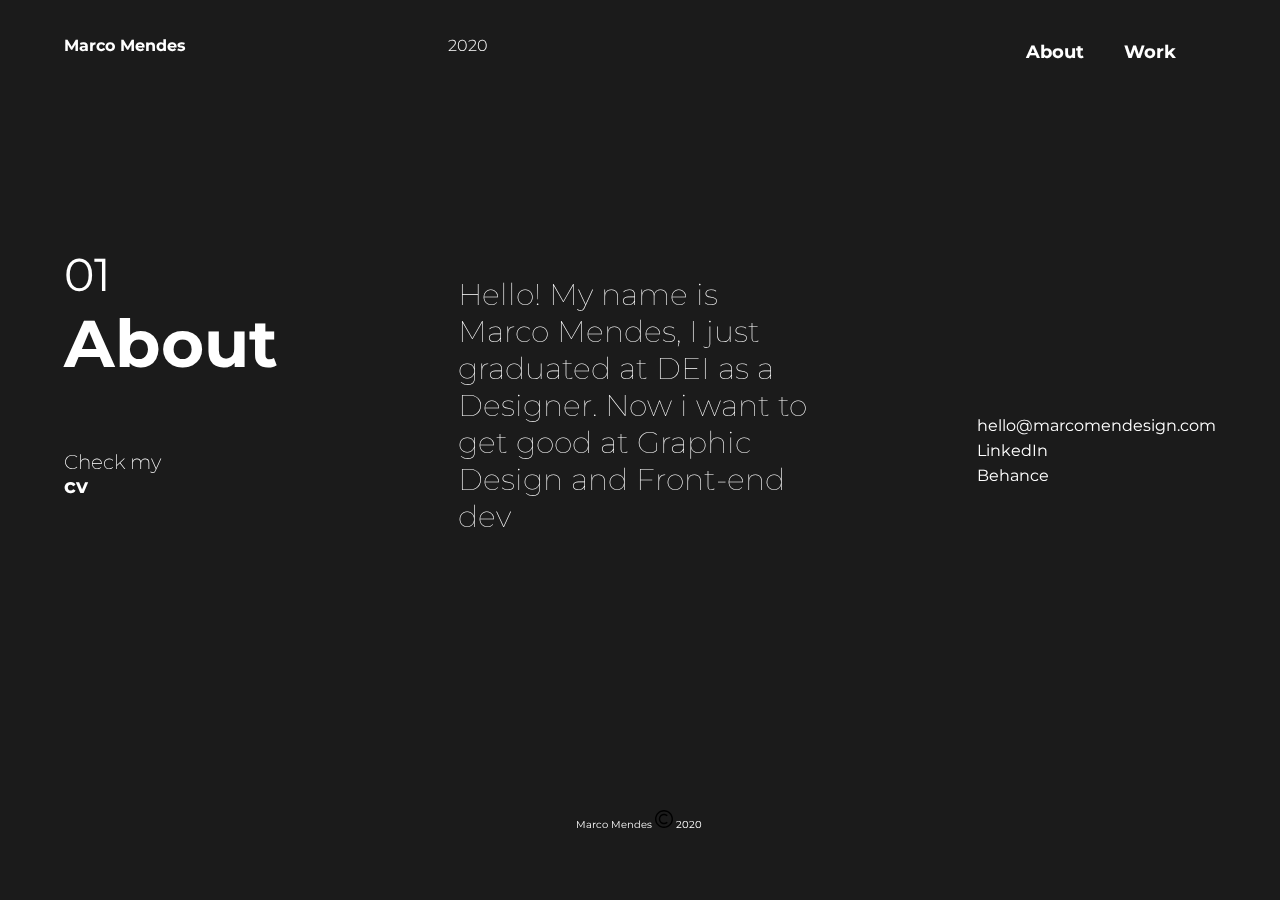
<file: index.html>
<!DOCTYPE html>
<html lang="en">

<head>
    <meta charset="UTF-8">
    <meta name="viewport" content="width=device-width, initial-scale=1.0">
    <title>Document</title>
    <link href="css/estilo1.css" rel="stylesheet" type="text/css">
    <link href='https://fonts.googleapis.com/css?family=Montserrat:100,200,300,400,500,600,700,800' rel='stylesheet'>
</head>

<body>
    
    <header>
        
        <div class="logo-container">
            <h4>Marco Mendes</h4>
        </div>

        <div class="ano">
            <h4>2020</h4>
        </div>
        
        <nav>
            
            <ul class="nav-links">
                <li><a class="nav-link" href="index.html">About</a></li>
                <li><a class="nav-link" href="works.html">Work</a></li>
                <div class="cursor"></div>
            </ul>
        </nav>
    </header>
    <main>
        <section class="presentation">
            <div class="introduction">
              <h1>01</h1>
              <h2>About</h2>
            </div>
            <div class="introduction2">
                <p><a class="ola" href="url">Hello! <img class="img1" src="../images/hello.png"></a> My name is <a class="ola" href="url">Marco Mendes <img class="img2" src="../images/marcoemoji.gif"></a>, I just graduated at <a href="url"> DEI</a> as a Designer. Now i want to get good at Graphic Design and Front-end dev</p>  
            </div>
            
            <div class="social">
                <p><a class="ola" href="mailto:someone@example.com?Subject=Hello%20again">hello@marcomendesign.com</a></p>
                <p><a class="ola" target="_blank" rel="linkedin" href="https://www.linkedin.com/in/marco-mendes-315a8b180/">LinkedIn</a></p>
                <p><a class="ola" target="_blank" rel="behance" href="https://www.behance.net/marco7mendes">Behance</a></p>
                </div>

            <div class="curriculum">
            <p class="cvhere">Check my <a download class="cv" href="../Portfolio/images/CV.pdf" > cv</a></p>
            </div>
        </section>
    </main>
    
    <footer>
        <p> Marco Mendes   
            <img class="direito-autoral-logo" src="../images/c.svg" alt="direito autoral">
          2020 </p> 
    </footer>
    <script src="portfolio.js"></script>
</body>

</html>
</file>
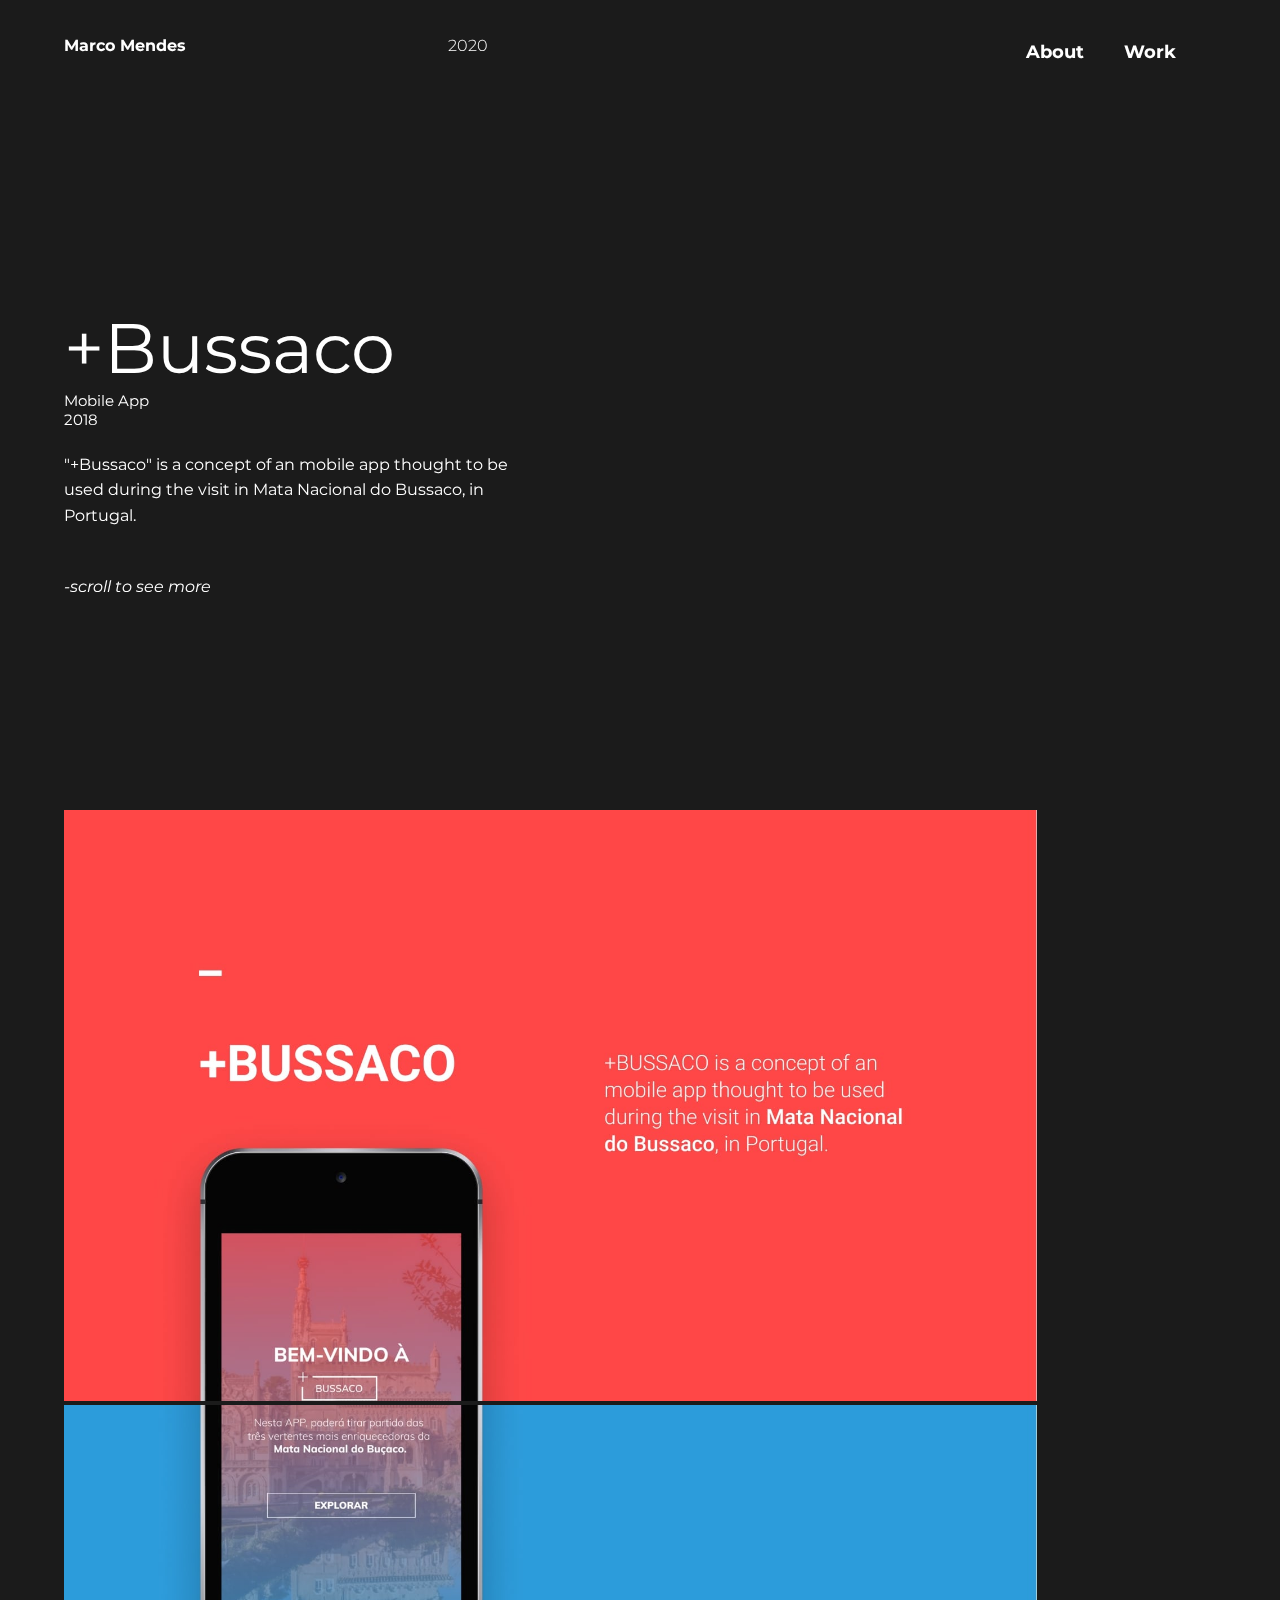
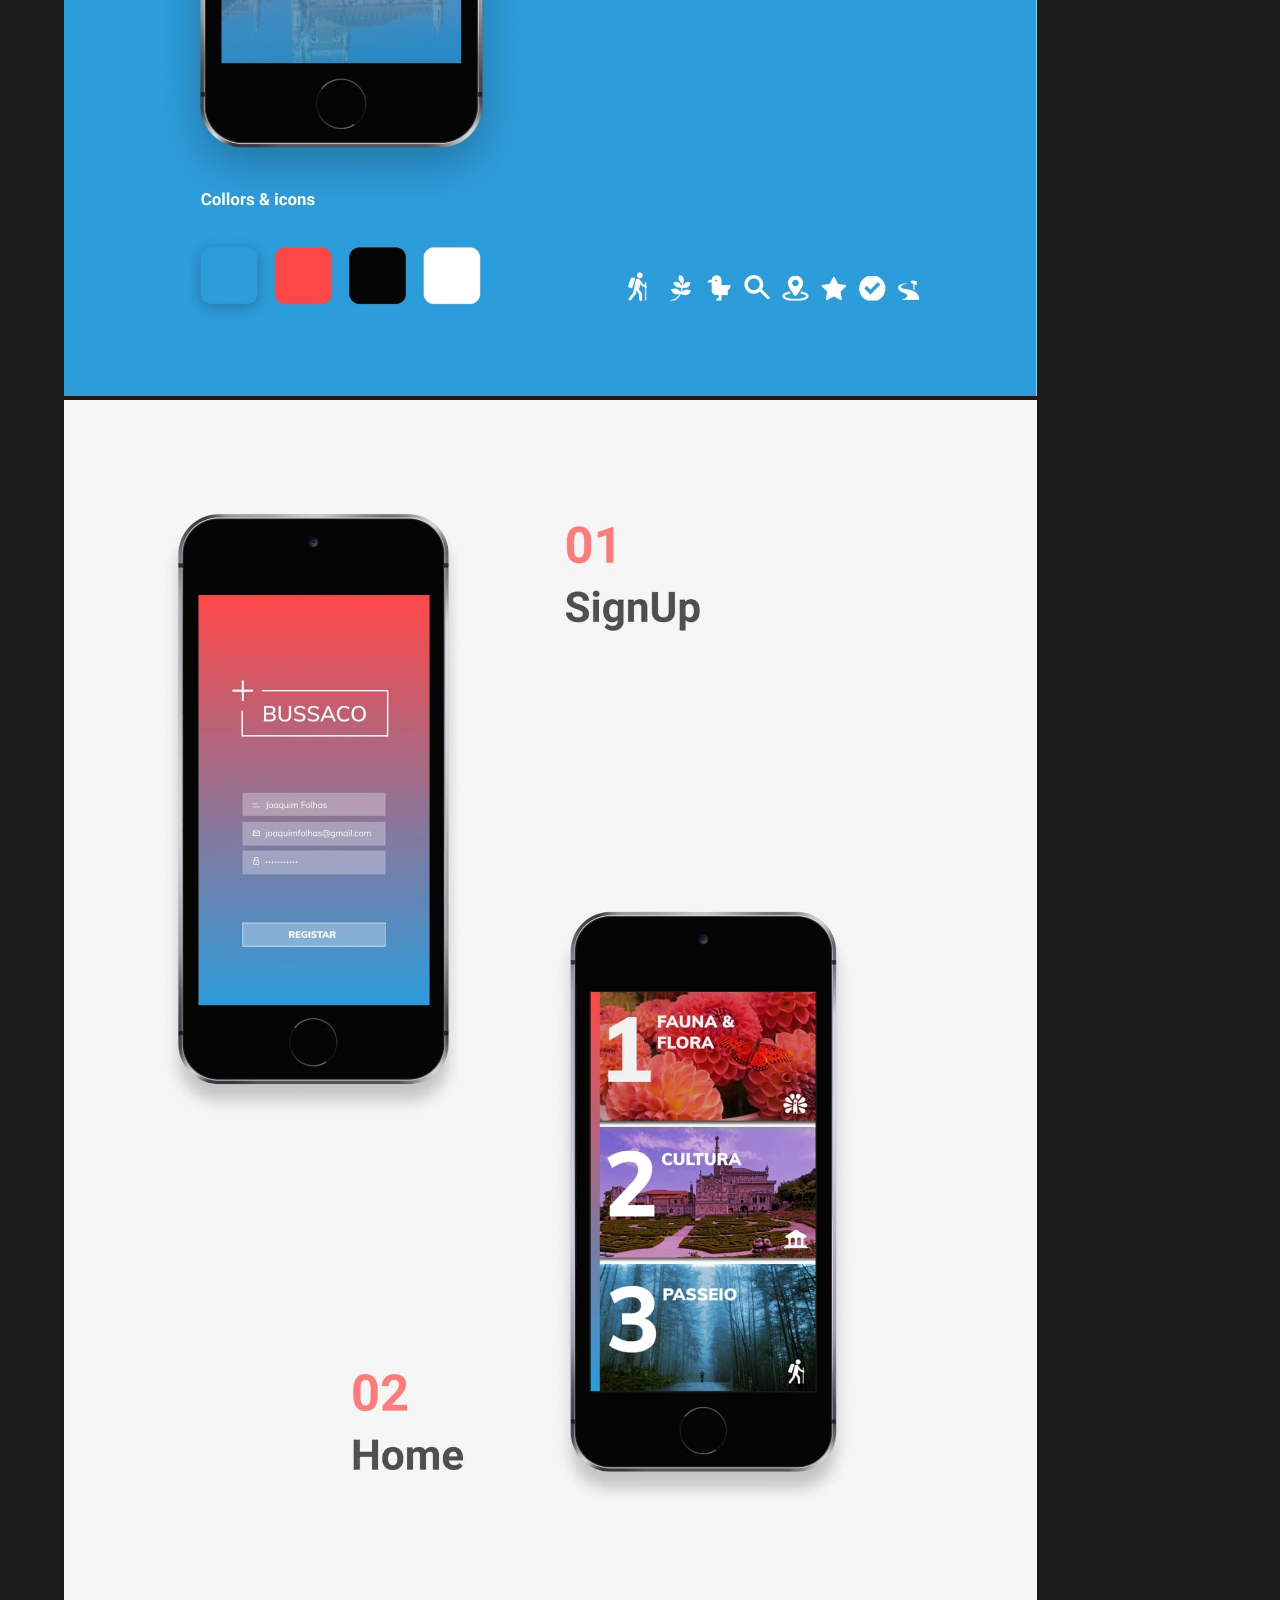
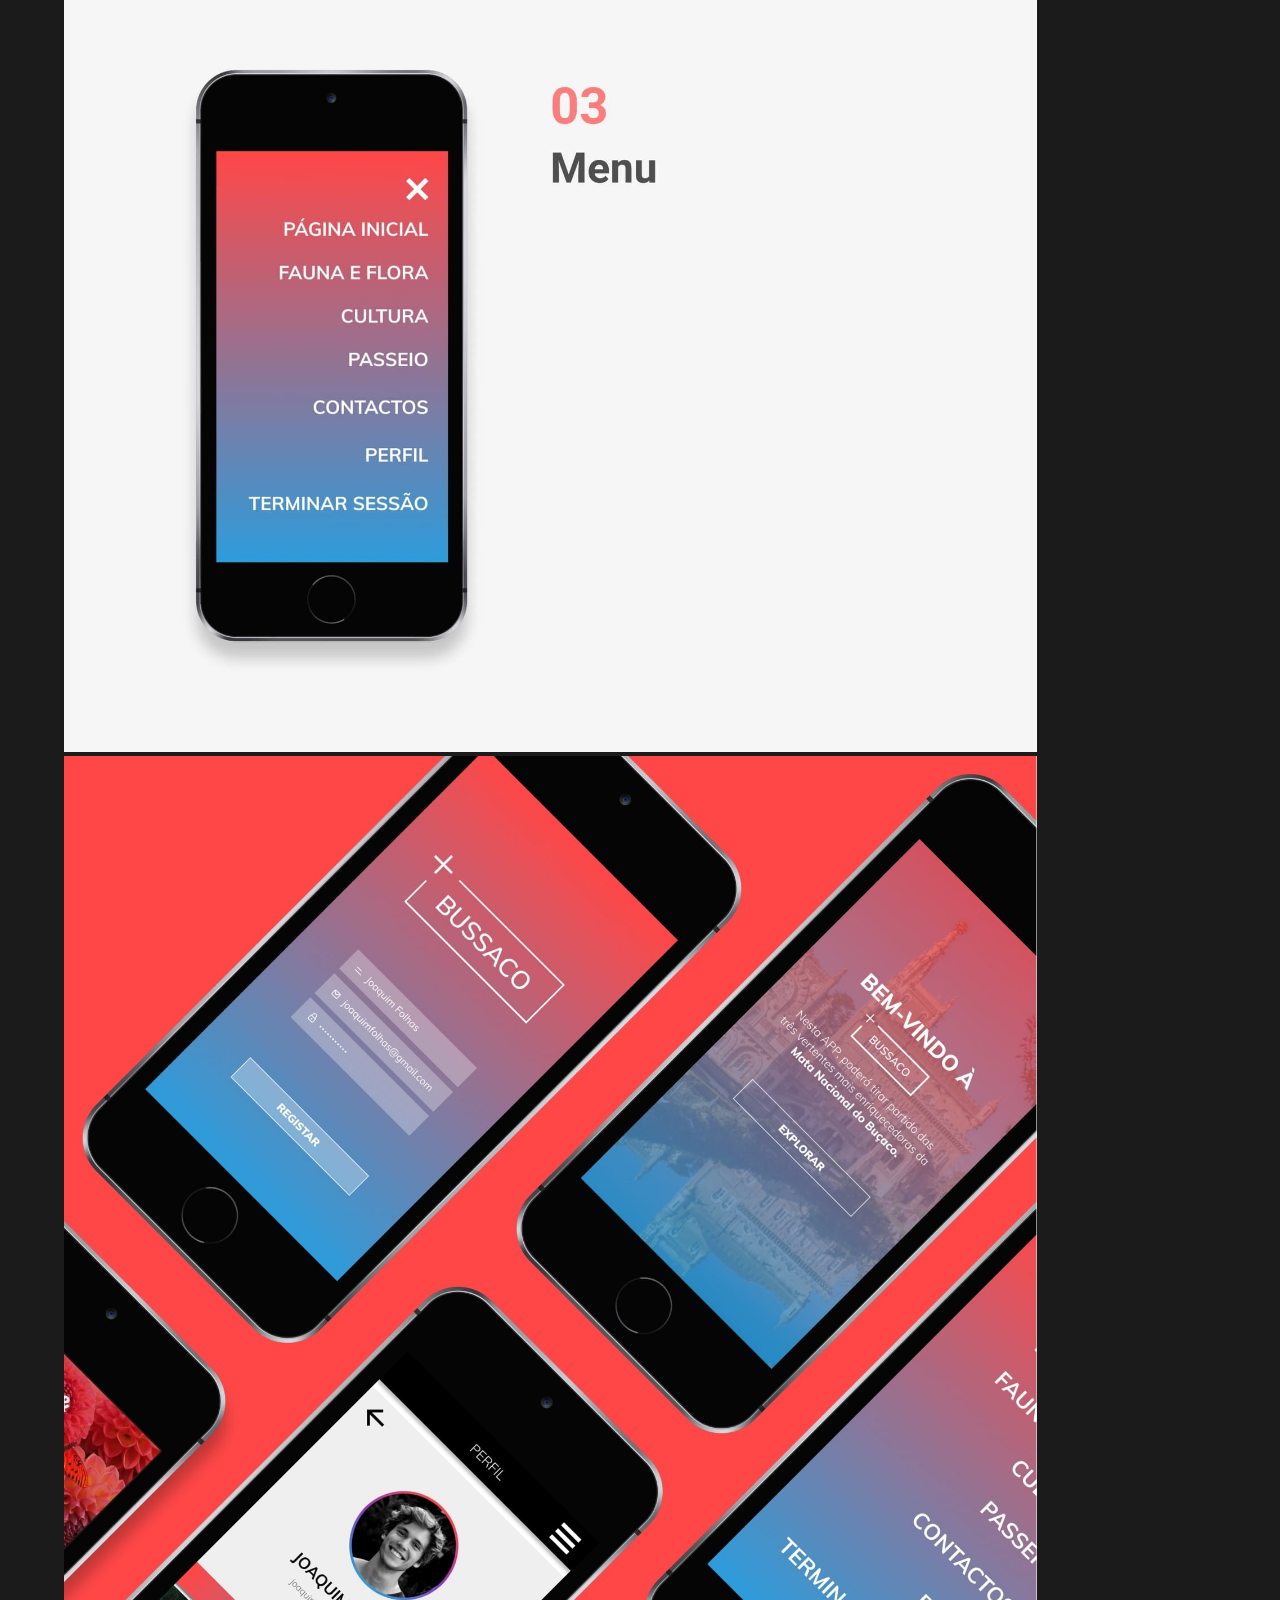
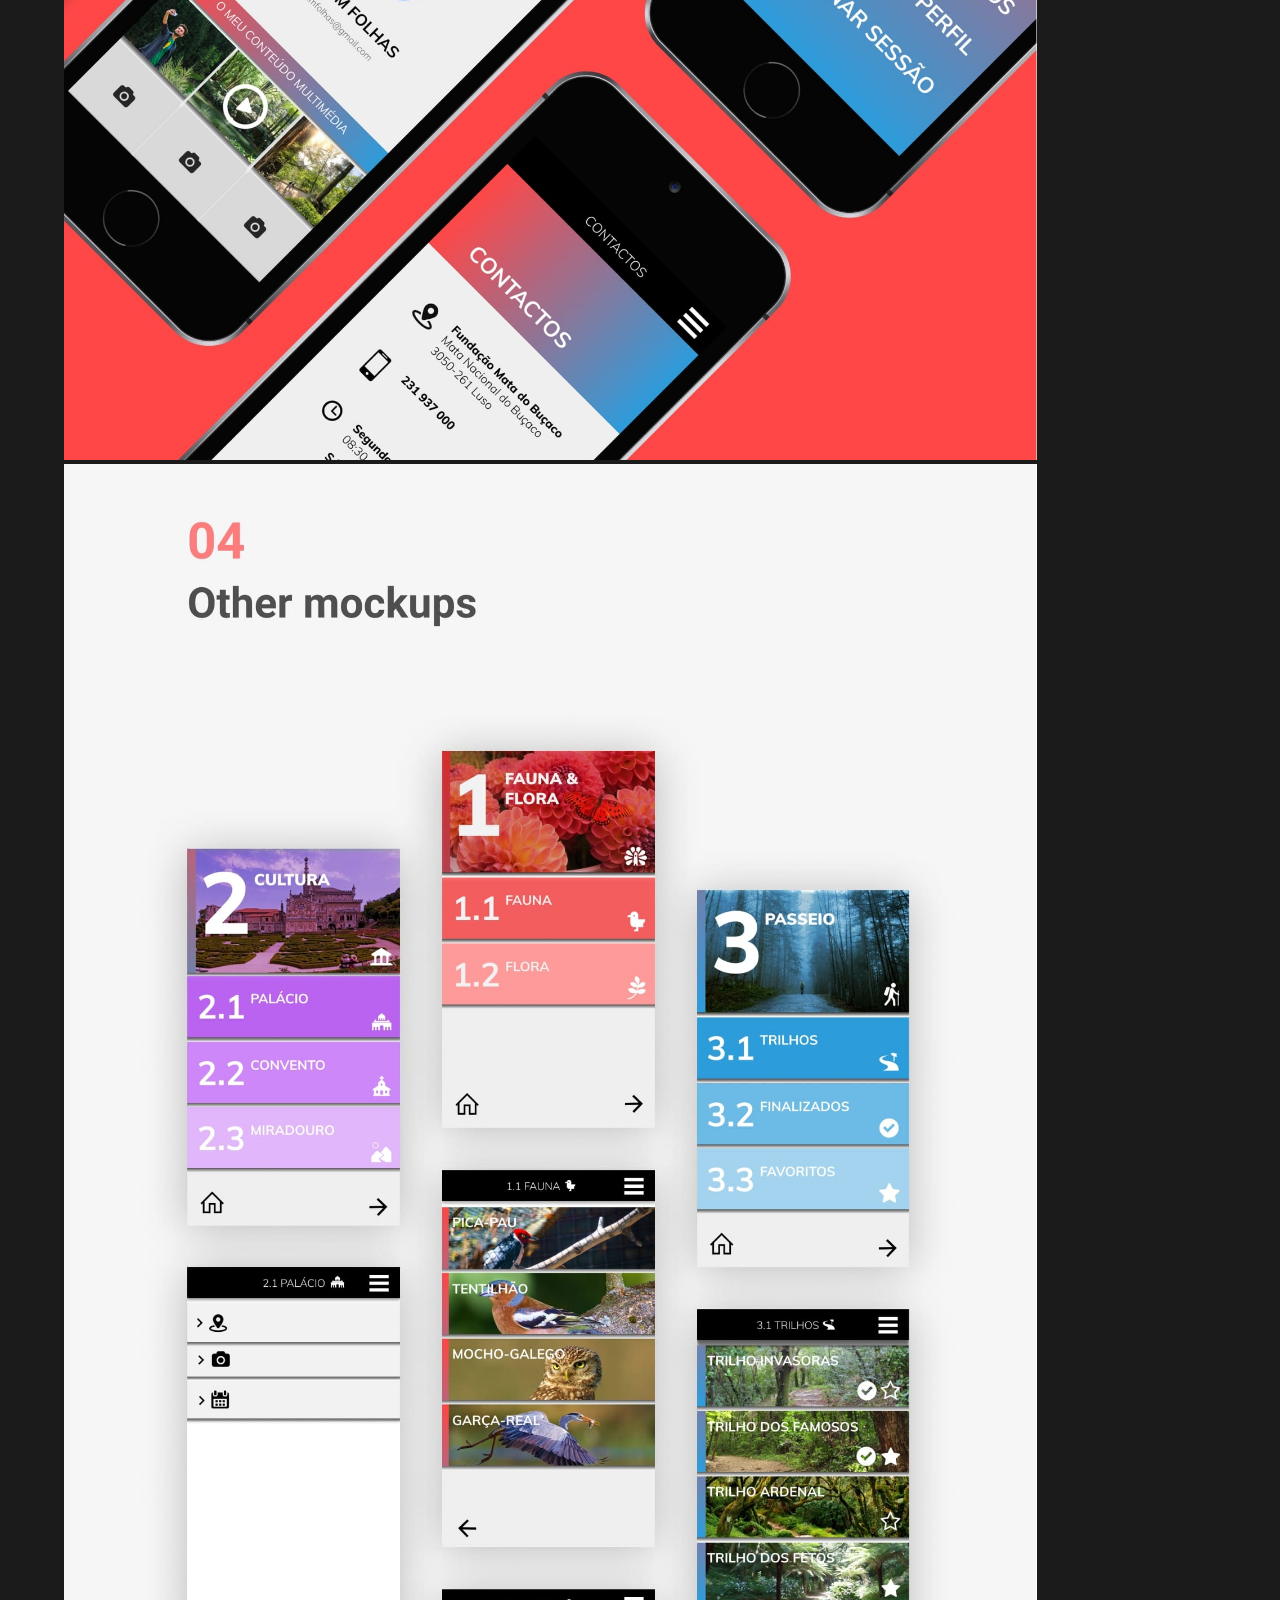
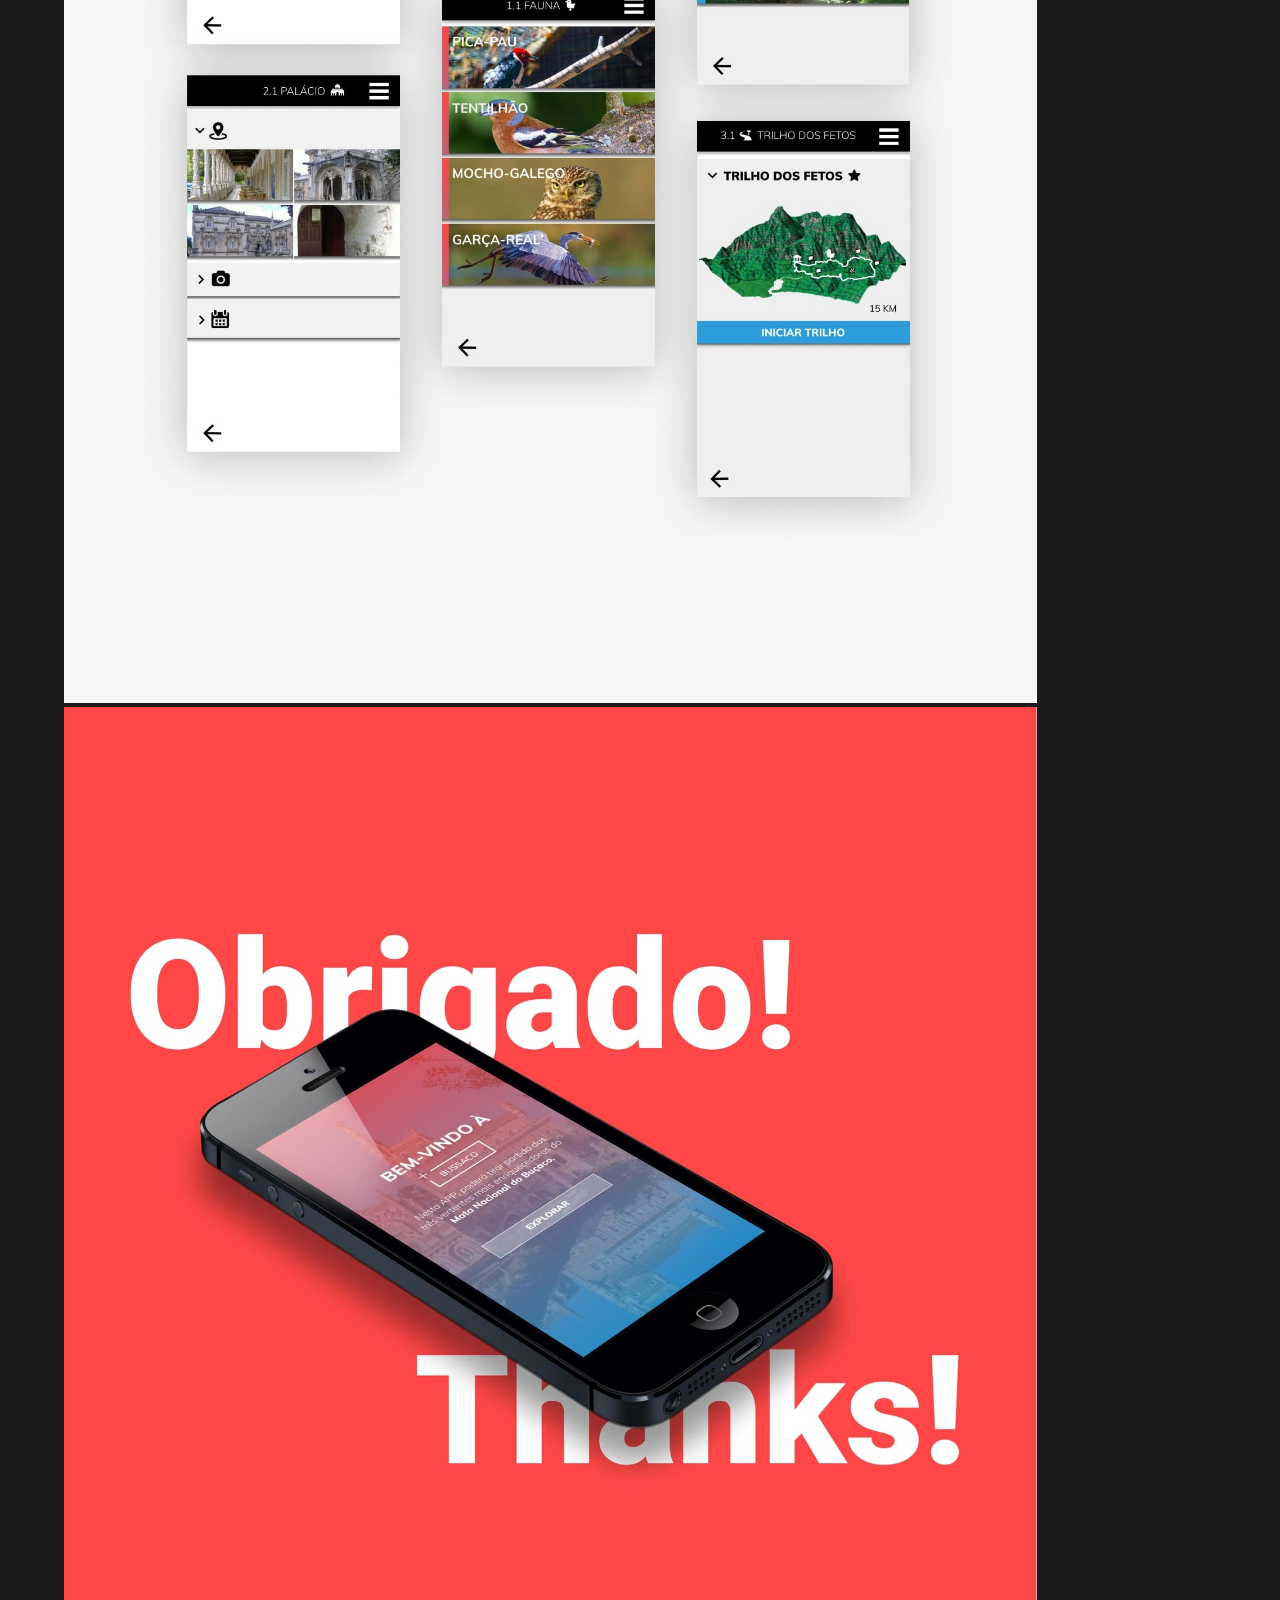
<file: +Bussaco.html>
<!DOCTYPE html>
<html lang="en">

<head>
    <meta charset="UTF-8">
    <meta name="viewport" content="width=device-width, initial-scale=1.0">
    <title>Document</title>
    <link href="css/estilo1.css" rel="stylesheet" type="text/css">
    <link href='https://fonts.googleapis.com/css?family=Montserrat:100,200,300,400,500,600,700,800' rel='stylesheet'>
</head>

<body>
    
    <header>
        
        <div class="logo-container">
            <h4>Marco Mendes</h4>
        </div>

        <div class="ano">
            <h4>2020</h4>
        </div>
        
        <nav>
            
            <ul class="nav-links">
                <li><a class="nav-link" href="index.html">About</a></li>
                <li><a class="nav-link" href="works.html">Work</a></li>
                <div class="cursor"></div>
            </ul>
        </nav>
    </header>
    <main>
        <section class="presentation">
            <div class="areaintro">
          <ul class="intro">
              <li class="title">+Bussaco</li>
              <li class="role">Mobile App</li>
              <li class="year">2018</li>

              <div class="maintext">
                <p>"+Bussaco" is a concept of an mobile app thought to be used during the visit in Mata Nacional do Bussaco, in Portugal. 
                </p>
                <p class="scrollmore">-scroll to see more</p>
            </div>
          </ul>

        </div>
        <button onclick="topFunction()" id="myBtn" title="Go to top">Go Top</button>
        </section>
       
    </main>
 

    <script src="portfolio.js"></script>
   
    <div class="imagens">
        <img class="img7" src="../images/bussaco/um.jpg">
        <img class="img7" src="../images/bussaco/dois.jpg">
        <img class="img7" src="../images/bussaco/três.jpg">
        <img class="img7" src="../images/bussaco/quatro.jpg">
        <img class="img7" src="../images/bussaco/cinco.jpg">
        <img class="img7" src="../images/bussaco/seis.jpg">
        </div>
    
</body>

</html>
</file>
<file: css/estilo1.css>
* {
    margin: 0;
    padding: 0;
    box-sizing: border-box;
    cursor: none;
    background-color: rgb(27, 27, 27);
}

body{
    font-family: 'Montserrat', sans-serif;
    overflow: auto;
    color: white;
}

a.ola:hover{
    background-color: #dfff2a(98, 255, 177, 0.404);
}
/* Cursor Styling */
.cursor{
    position: absolute;
    width: 20px;
    height: 20px;
    border-radius: 50%;
    background: black;
    border-style: solid;
    border-width: 7px;
    border-color: white;
    transition: 0.1s;
    transform: translate(-40%,-40%);
    pointer-events: none;
    mix-blend-mode: difference;
}

.nav-links:hover .cursor {
    transform: scale(3);
    border-radius: 50%;
}

.projects:hover {
    background-color: teal;
}

.ola:hover .cursor{
    transform: scale(3);
    border-radius: 50%;
}

header {
    display: flex;
    margin: auto;
    width: 90%;
    height: 10vh;
    align-items: center;
    animation: header-load 600ms;
}

main {
    animation: main-load 1s;
}

@keyframes header-load {
    0%{
        transform: translateY(-100%);
    }
    100%{
        transform: translateY(0);
    }
}

@keyframes main-load {
    0%{
        transform: translateX(-100%);
    }
    100%{
        transform: translateX(0);
    }
}

.direito-autoral-logo{
    width: 2vh;
    height: 2vh;

}

footer {
    display: flex;
    margin-left: 45%;
    width: 20%;
    align-items: center;
    animation: header-load 600ms;
    font-size: 10px;
}

a {
    text-decoration: none;
    background-color: transparent;
}

.logo-container, 
.nav-links,
.ano {
    display: flex;
}

.logo-container{
    flex: 1;
}

nav { 
    flex: 1;
    margin-bottom: 4%;
}

.nav-links {
    justify-content: flex-end;
    list-style-type: none;   
}

.nav-link {
    cursor: none;  
    display: inline-block;
    margin-right: 40px;
}

.nav-link {
    font-size: 18px;
    text-decoration: none;
    font-weight: 700;
}

.ano h4 {
    font-weight: 300;
}

.ano{
    flex: 1;
    transition: opacity 1s;
}

.presentation {
    display: flex;
    width: 90%;
    margin: auto;
    min-height: 80vh;
    align-items: center;
}

.introduction {
    flex: 1;
    margin-bottom: 30vh;
    background-color:transparent; 
}

.works {
    flex: 0;
    margin-bottom: 30vh;
    background-color:transparent; 
}

.projects {
    margin-left: 30vh;
    margin-top: 10vh;
}

li {
    list-style-type: none;
    font-size: 100px;
}

p {
    background-color: transparent;
}
.introduction h1 {
    font-size: 46px;
    font-weight: 400; 
    background-color: transparent;
}

.introduction h2 {
    font-size: 66px; 
    color: white; 
    width: 10%; 
}

.works h1 {
    font-size: 46px;
    font-weight: 400; 
    background-color: transparent;
}

.works h2 {
    font-size: 66px; 
    color: white; 
    width: 10%; 
}



.name{
    position: absolute;
    bottom: 30px;
    background-color: transparent;
}

.introduction2 p {
    font-size: 30px;
    width: 50%;
    margin-left: 20vh; 
    margin-bottom: 10vh;
    font-weight: 100;  
    background-color: transparent;
    
}

.social p {
    line-height: 25px;
}

a {
    display: inline-block;
    position: relative;
    color: white;
}

a::before {
    content: '';
    position: absolute;
    width: 100%;
    transform: scale(0);
    height: 2px;
    bottom: 0;
    left: 0;
    background-color: white;
    transform-origin: bottom right;
    transition: transform 0.4s ease-out;
}

a:hover::before{
    transform: scaleX(1);
    transform-origin: bottom left;
}


.img1 { 
    visibility: hidden;
    width:  50%;
    top: 10px;
    left: 100px;
    opacity: 0;
    transition: opacity 1s ease-in-out;
    position: absolute;
}    


.introduction2 p .ola:hover .img1 { 
    visibility: visible;
    position: absolute; 
    opacity: 1;
}
  
.img2 { 
    visibility: hidden;
    width:  250px;
    height: 300px;
    top: 100px;
    right: 100px;
    opacity: 0;
    transition: opacity 1s ease-in-out;
    position: absolute;
}    


.img3 { 
    visibility: hidden;
    opacity: 0;
    transition: opacity 1s ease-in-out;
    position: absolute;
    width: 85vh;
    left: 65vh;
}    

.img4 { 
    visibility: hidden;
    opacity: 0;
    transition: opacity 1s ease-in-out;
    position: absolute;
    width: 85vh;
    left: 65vh;
}    

.img5 { 
    visibility: hidden;
    opacity: 0;
    transition: opacity 1s ease-in-out;
    position: absolute;
    width: 85vh;
    left: 65vh;
    bottom: 1vh;
}    

.projects li .ola:hover .img3 { 
    visibility: visible;
    position: absolute; 
    opacity: 1;
}

.projects li .ola:hover .img4 { 
    visibility: visible;
    position: absolute; 
    opacity: 1;
}


.projects li .ola:hover .img5 { 
    visibility: visible;
    position: absolute; 
    opacity: 1;
}


.introduction2 p .ola:hover .img2 { 
    visibility: visible;
    position: absolute; 
    opacity: 1;
}

.intro {
    margin-top: 1%;

}

.areaintro {
    width: 40%;
}

.title {
    font-size: 70px;
}

.role {
    font-size: 15px;
}

.year {
    font-size: 15px;
}

.maintext {
    width: 100%;
    margin-top: 5%;
    line-height: 1.6;
}

.img6 {
    position: absolute; 
    width: 50%;
    margin-left: 10%;
    bottom: 50px;
  }

.img7 {
    width: 80%;
    animation: main-load 1s;
}

.scrollmore {
    margin-top: 10%;
    font-style: italic;
}

.imagens {
    align-items: center;
    margin-left: 5%;
}

#myBtn {
    display: none;
    position: fixed;
    bottom: 20px;
    right: 30px;
    z-index: 99;
    font-size: 18px;
    border: none;
    outline: none;
    background-color:transparent;
    color: white;
    cursor: pointer;
    padding: 15px;
    border-radius: 40px;
    transition: all 0.5s;
  }
  
  #myBtn:hover {
    background-color: #dfff2a;
    color: black;
  }

  html {
    scroll-behavior: smooth;
  }

  .cvhere {
    position: absolute;
    font-size: 20px;
    font-weight: 200;
  }

  .cv {
      font-weight: 700;
      font-size: 20px;
  }

  .curriculum {
      position: absolute;
      width: 100px;
  }

  ::selection {
    background: #dfff2a; /* WebKit/Blink Browsers */
    color: black;
  }
  ::-moz-selection {
    background: #dfff2a; /* Gecko Browsers */
    color: black;
  }
</file>
